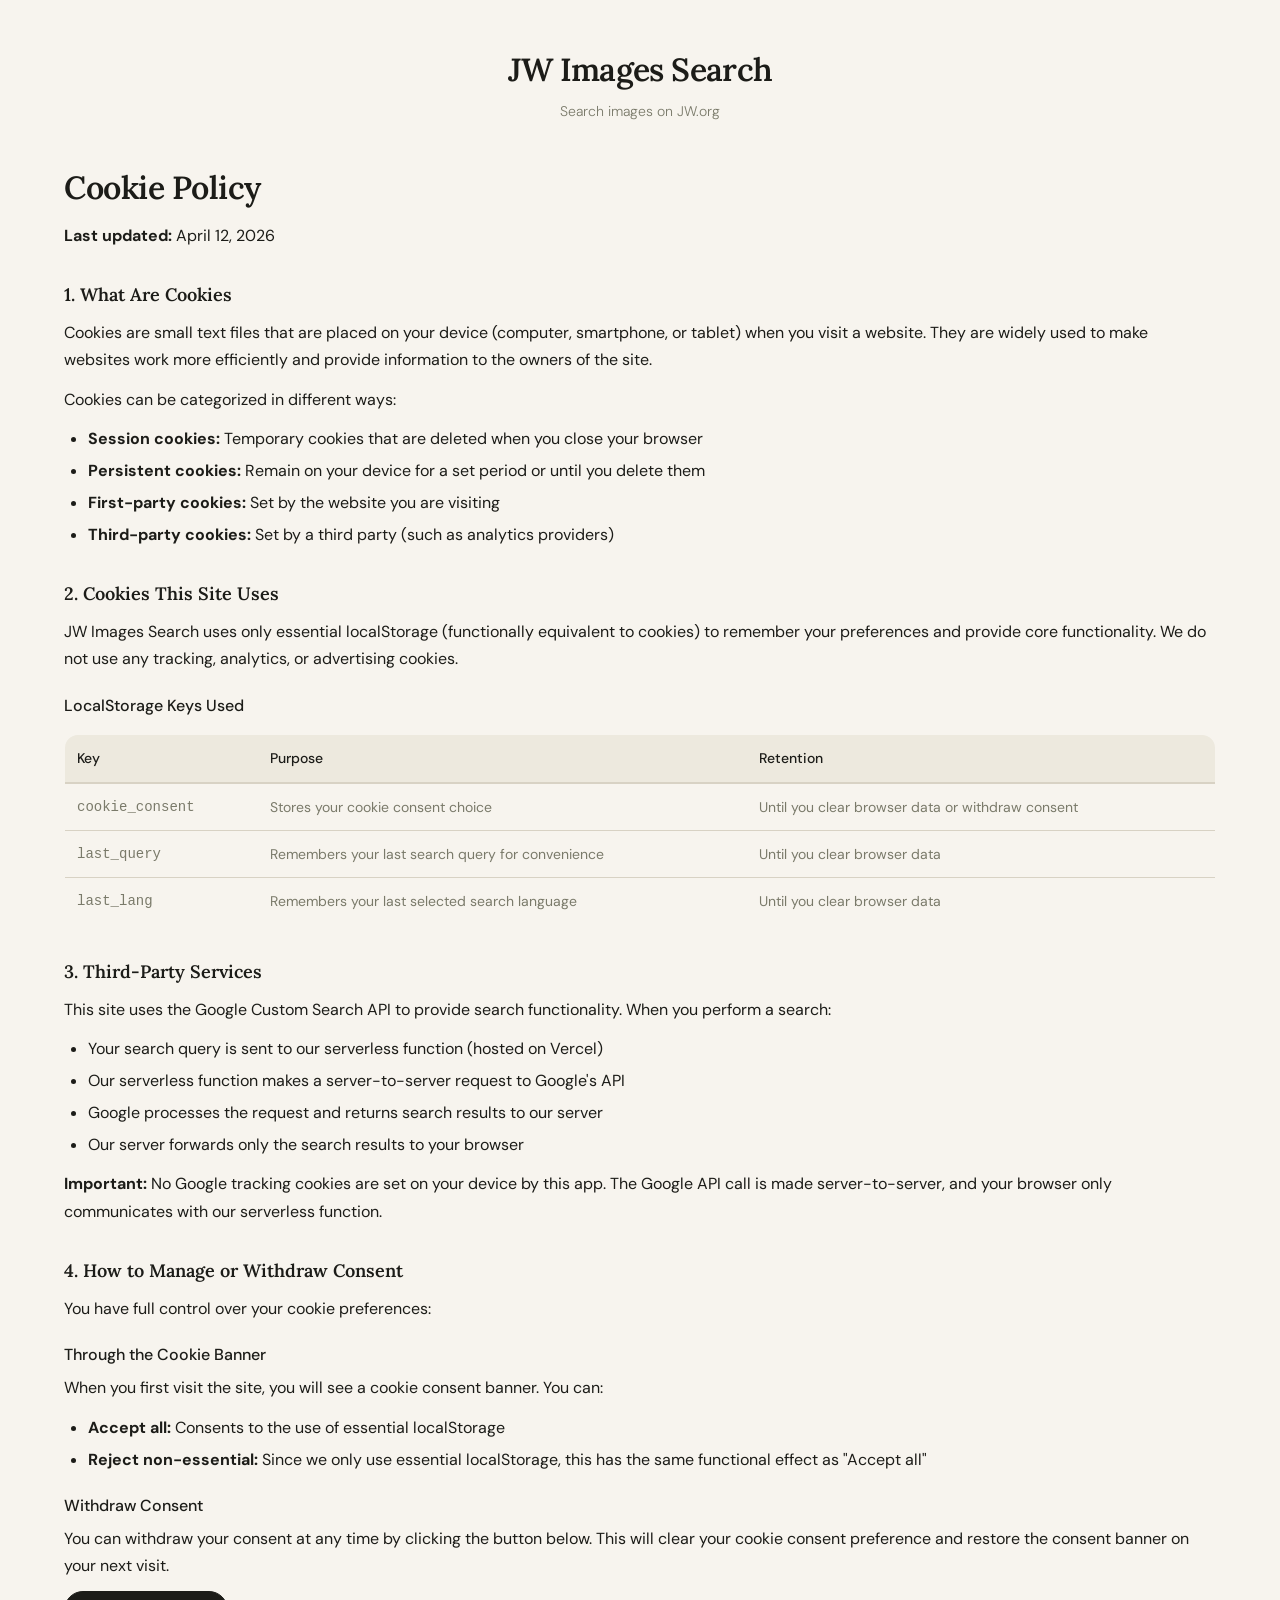
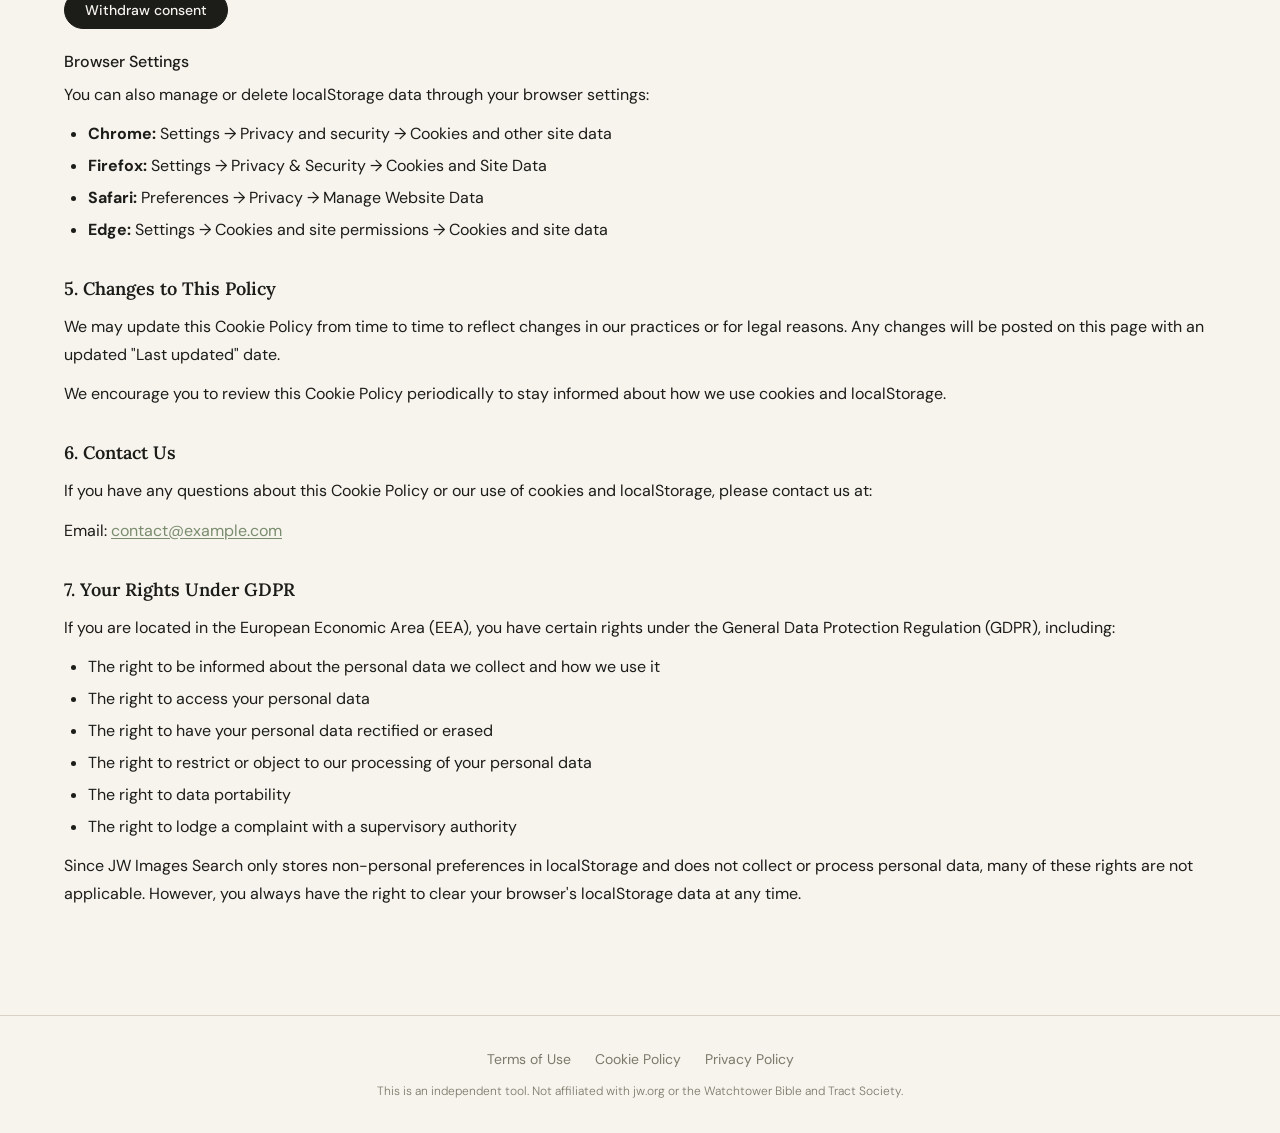
<file: cookie-policy.html>
<!DOCTYPE html>
<html lang="en">
<head>
  <meta charset="UTF-8">
  <meta name="viewport" content="width=device-width, initial-scale=1.0">
  <meta http-equiv="X-UA-Compatible" content="IE=edge">

  <title>Cookie Policy - JW Images Search</title>
  <meta name="description" content="Cookie Policy for JW Images Search - Information about how we use cookies">
  <meta name="theme-color" content="#7B5EA7">

  <link rel="canonical" href="https://YOUR_DOMAIN/cookie-policy.html">

  <!-- Google Fonts -->
  <link rel="preconnect" href="https://fonts.googleapis.com">
  <link rel="preconnect" href="https://fonts.gstatic.com" crossorigin>
  <link rel="stylesheet" href="https://fonts.googleapis.com/css2?family=DM+Serif+Display&family=Nunito:wght@400;500;600&display=swap">

  <!-- Stylesheet -->
  <link rel="stylesheet" href="/css/style.css">
</head>
<body>
  <a href="#main-content" class="skip-link">Skip to main content</a>

  <header role="banner">
    <div class="header-content">
      <h1 class="site-name"><a href="/" style="text-decoration: none; color: inherit;">JW Images Search</a></h1>
      <p class="site-tagline">Search images on JW.org</p>
    </div>
  </header>

  <main id="main-content" role="main" class="legal-page">
    <h1>Cookie Policy</h1>
    <p><strong>Last updated:</strong> <time datetime="2026-04-12">April 12, 2026</time></p>

    <h2>1. What Are Cookies</h2>
    <p>Cookies are small text files that are placed on your device (computer, smartphone, or tablet) when you visit a website. They are widely used to make websites work more efficiently and provide information to the owners of the site.</p>
    <p>Cookies can be categorized in different ways:</p>
    <ul>
      <li><strong>Session cookies:</strong> Temporary cookies that are deleted when you close your browser</li>
      <li><strong>Persistent cookies:</strong> Remain on your device for a set period or until you delete them</li>
      <li><strong>First-party cookies:</strong> Set by the website you are visiting</li>
      <li><strong>Third-party cookies:</strong> Set by a third party (such as analytics providers)</li>
    </ul>

    <h2>2. Cookies This Site Uses</h2>
    <p>JW Images Search uses only essential localStorage (functionally equivalent to cookies) to remember your preferences and provide core functionality. We do not use any tracking, analytics, or advertising cookies.</p>

    <h3>LocalStorage Keys Used</h3>
    <table style="width: 100%; border-collapse: collapse; margin: 1rem 0;">
      <thead>
        <tr style="border-bottom: 2px solid var(--colour-border);">
          <th style="text-align: left; padding: 0.75rem;">Key</th>
          <th style="text-align: left; padding: 0.75rem;">Purpose</th>
          <th style="text-align: left; padding: 0.75rem;">Retention</th>
        </tr>
      </thead>
      <tbody>
        <tr style="border-bottom: 1px solid var(--colour-border);">
          <td style="padding: 0.75rem; font-family: var(--font-mono); font-size: var(--text-sm);">cookie_consent</td>
          <td style="padding: 0.75rem;">Stores your cookie consent choice</td>
          <td style="padding: 0.75rem;">Until you clear browser data or withdraw consent</td>
        </tr>
        <tr style="border-bottom: 1px solid var(--colour-border);">
          <td style="padding: 0.75rem; font-family: var(--font-mono); font-size: var(--text-sm);">last_query</td>
          <td style="padding: 0.75rem;">Remembers your last search query for convenience</td>
          <td style="padding: 0.75rem;">Until you clear browser data</td>
        </tr>
        <tr style="border-bottom: 1px solid var(--colour-border);">
          <td style="padding: 0.75rem; font-family: var(--font-mono); font-size: var(--text-sm);">last_lang</td>
          <td style="padding: 0.75rem;">Remembers your last selected search language</td>
          <td style="padding: 0.75rem;">Until you clear browser data</td>
        </tr>
      </tbody>
    </table>

    <h2>3. Third-Party Services</h2>
    <p>This site uses the Google Custom Search API to provide search functionality. When you perform a search:</p>
    <ul>
      <li>Your search query is sent to our serverless function (hosted on Vercel)</li>
      <li>Our serverless function makes a server-to-server request to Google's API</li>
      <li>Google processes the request and returns search results to our server</li>
      <li>Our server forwards only the search results to your browser</li>
    </ul>
    <p><strong>Important:</strong> No Google tracking cookies are set on your device by this app. The Google API call is made server-to-server, and your browser only communicates with our serverless function.</p>

    <h2>4. How to Manage or Withdraw Consent</h2>
    <p>You have full control over your cookie preferences:</p>

    <h3>Through the Cookie Banner</h3>
    <p>When you first visit the site, you will see a cookie consent banner. You can:</p>
    <ul>
      <li><strong>Accept all:</strong> Consents to the use of essential localStorage</li>
      <li><strong>Reject non-essential:</strong> Since we only use essential localStorage, this has the same functional effect as "Accept all"</li>
    </ul>

    <h3>Withdraw Consent</h3>
    <p>You can withdraw your consent at any time by clicking the button below. This will clear your cookie consent preference and restore the consent banner on your next visit.</p>
    <p>
      <button class="btn btn-primary" data-action="withdraw-consent" type="button">
        Withdraw consent
      </button>
    </p>

    <h3>Browser Settings</h3>
    <p>You can also manage or delete localStorage data through your browser settings:</p>
    <ul>
      <li><strong>Chrome:</strong> Settings → Privacy and security → Cookies and other site data</li>
      <li><strong>Firefox:</strong> Settings → Privacy & Security → Cookies and Site Data</li>
      <li><strong>Safari:</strong> Preferences → Privacy → Manage Website Data</li>
      <li><strong>Edge:</strong> Settings → Cookies and site permissions → Cookies and site data</li>
    </ul>

    <h2>5. Changes to This Policy</h2>
    <p>We may update this Cookie Policy from time to time to reflect changes in our practices or for legal reasons. Any changes will be posted on this page with an updated "Last updated" date.</p>
    <p>We encourage you to review this Cookie Policy periodically to stay informed about how we use cookies and localStorage.</p>

    <h2>6. Contact Us</h2>
    <p>If you have any questions about this Cookie Policy or our use of cookies and localStorage, please contact us at:</p>
    <p>Email: <a href="mailto:contact@example.com">contact@example.com</a></p>

    <h2>7. Your Rights Under GDPR</h2>
    <p>If you are located in the European Economic Area (EEA), you have certain rights under the General Data Protection Regulation (GDPR), including:</p>
    <ul>
      <li>The right to be informed about the personal data we collect and how we use it</li>
      <li>The right to access your personal data</li>
      <li>The right to have your personal data rectified or erased</li>
      <li>The right to restrict or object to our processing of your personal data</li>
      <li>The right to data portability</li>
      <li>The right to lodge a complaint with a supervisory authority</li>
    </ul>
    <p>Since JW Images Search only stores non-personal preferences in localStorage and does not collect or process personal data, many of these rights are not applicable. However, you always have the right to clear your browser's localStorage data at any time.</p>
  </main>

  <footer role="contentinfo">
    <div class="footer-content">
      <nav class="footer-links" aria-label="Footer navigation">
        <a href="/terms-of-use.html">Terms of Use</a>
        <a href="/cookie-policy.html">Cookie Policy</a>
        <a href="/privacy-policy.html">Privacy Policy</a>
      </nav>
      <p class="footer-disclaimer">
        This is an independent tool. Not affiliated with jw.org or the Watchtower Bible and Tract Society.
      </p>
    </div>
  </footer>

  <!-- Withdraw Consent Script -->
  <script>
    document.addEventListener('DOMContentLoaded', function() {
      const withdrawBtn = document.querySelector('[data-action="withdraw-consent"]');
      if (withdrawBtn) {
        withdrawBtn.addEventListener('click', function() {
          localStorage.removeItem('cookie_consent');
          window.location.reload();
        });
      }
    });
  </script>
</body>
</html>
</file>
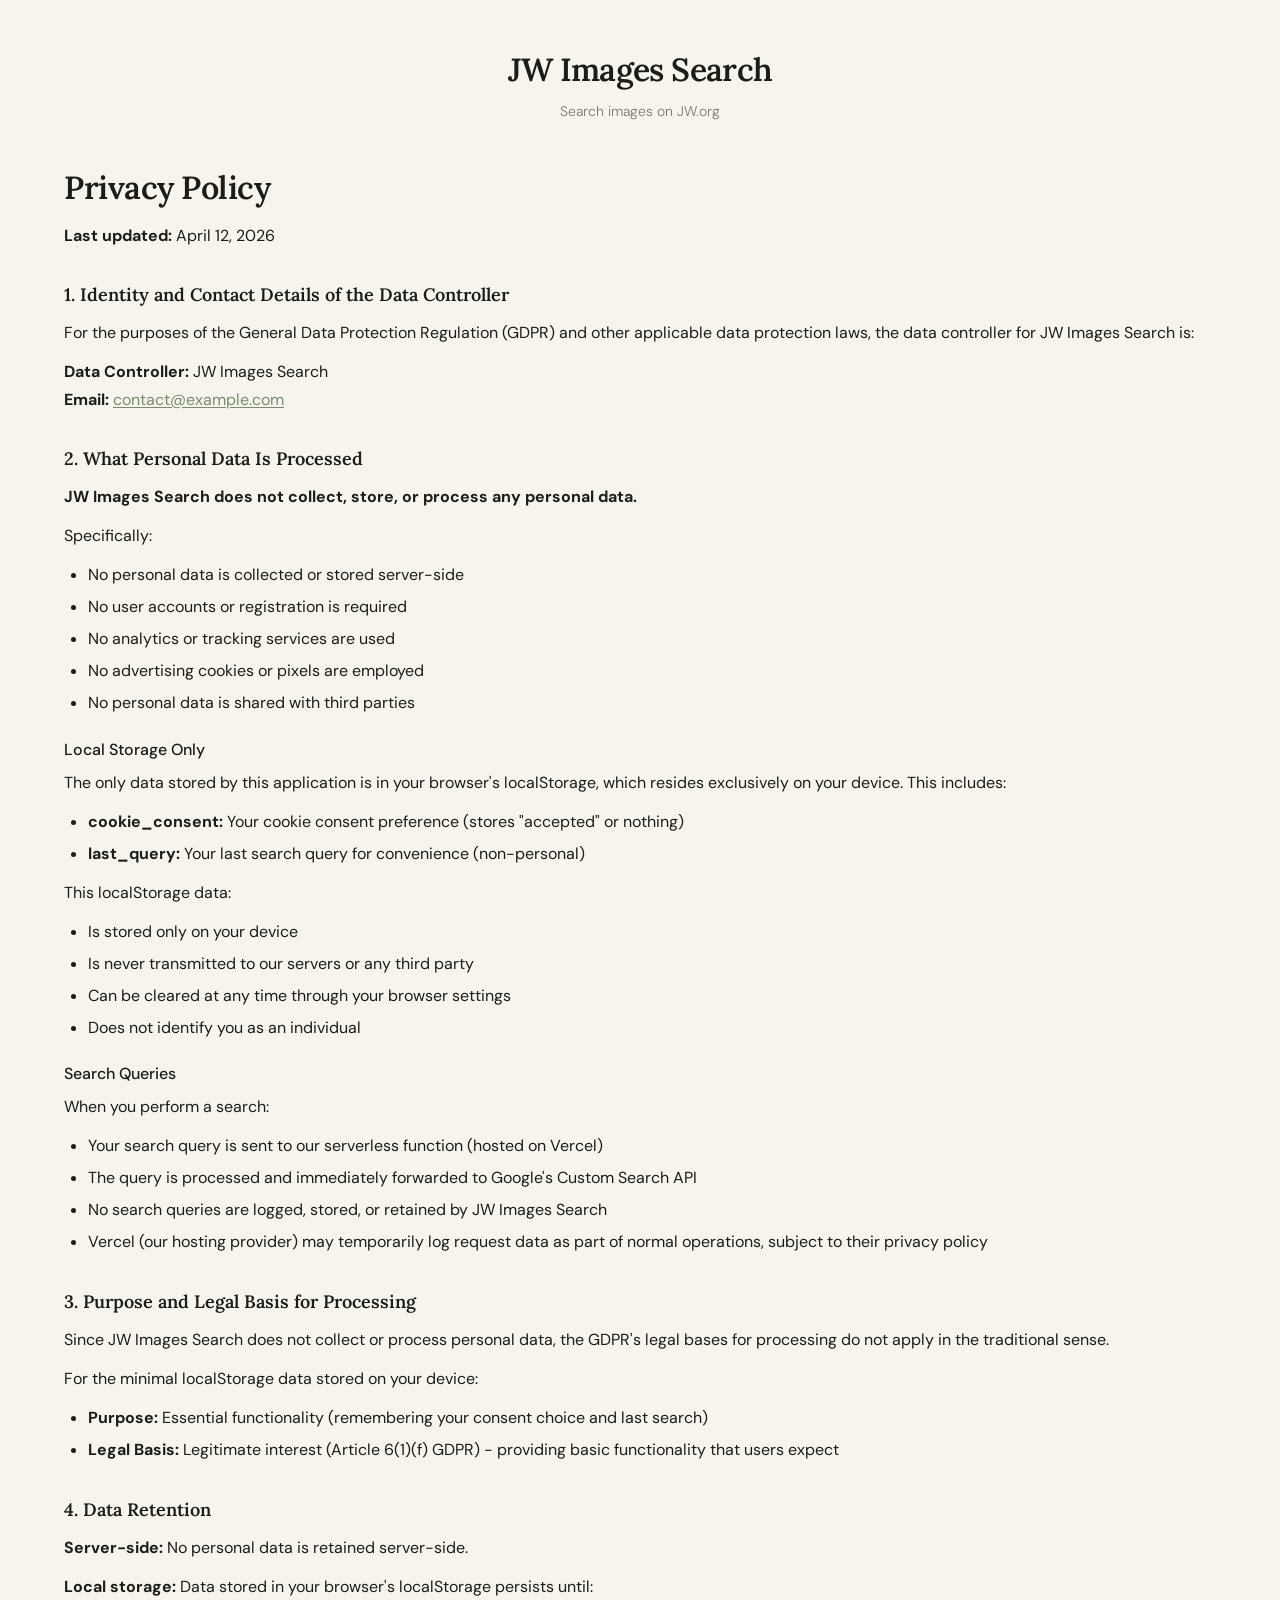
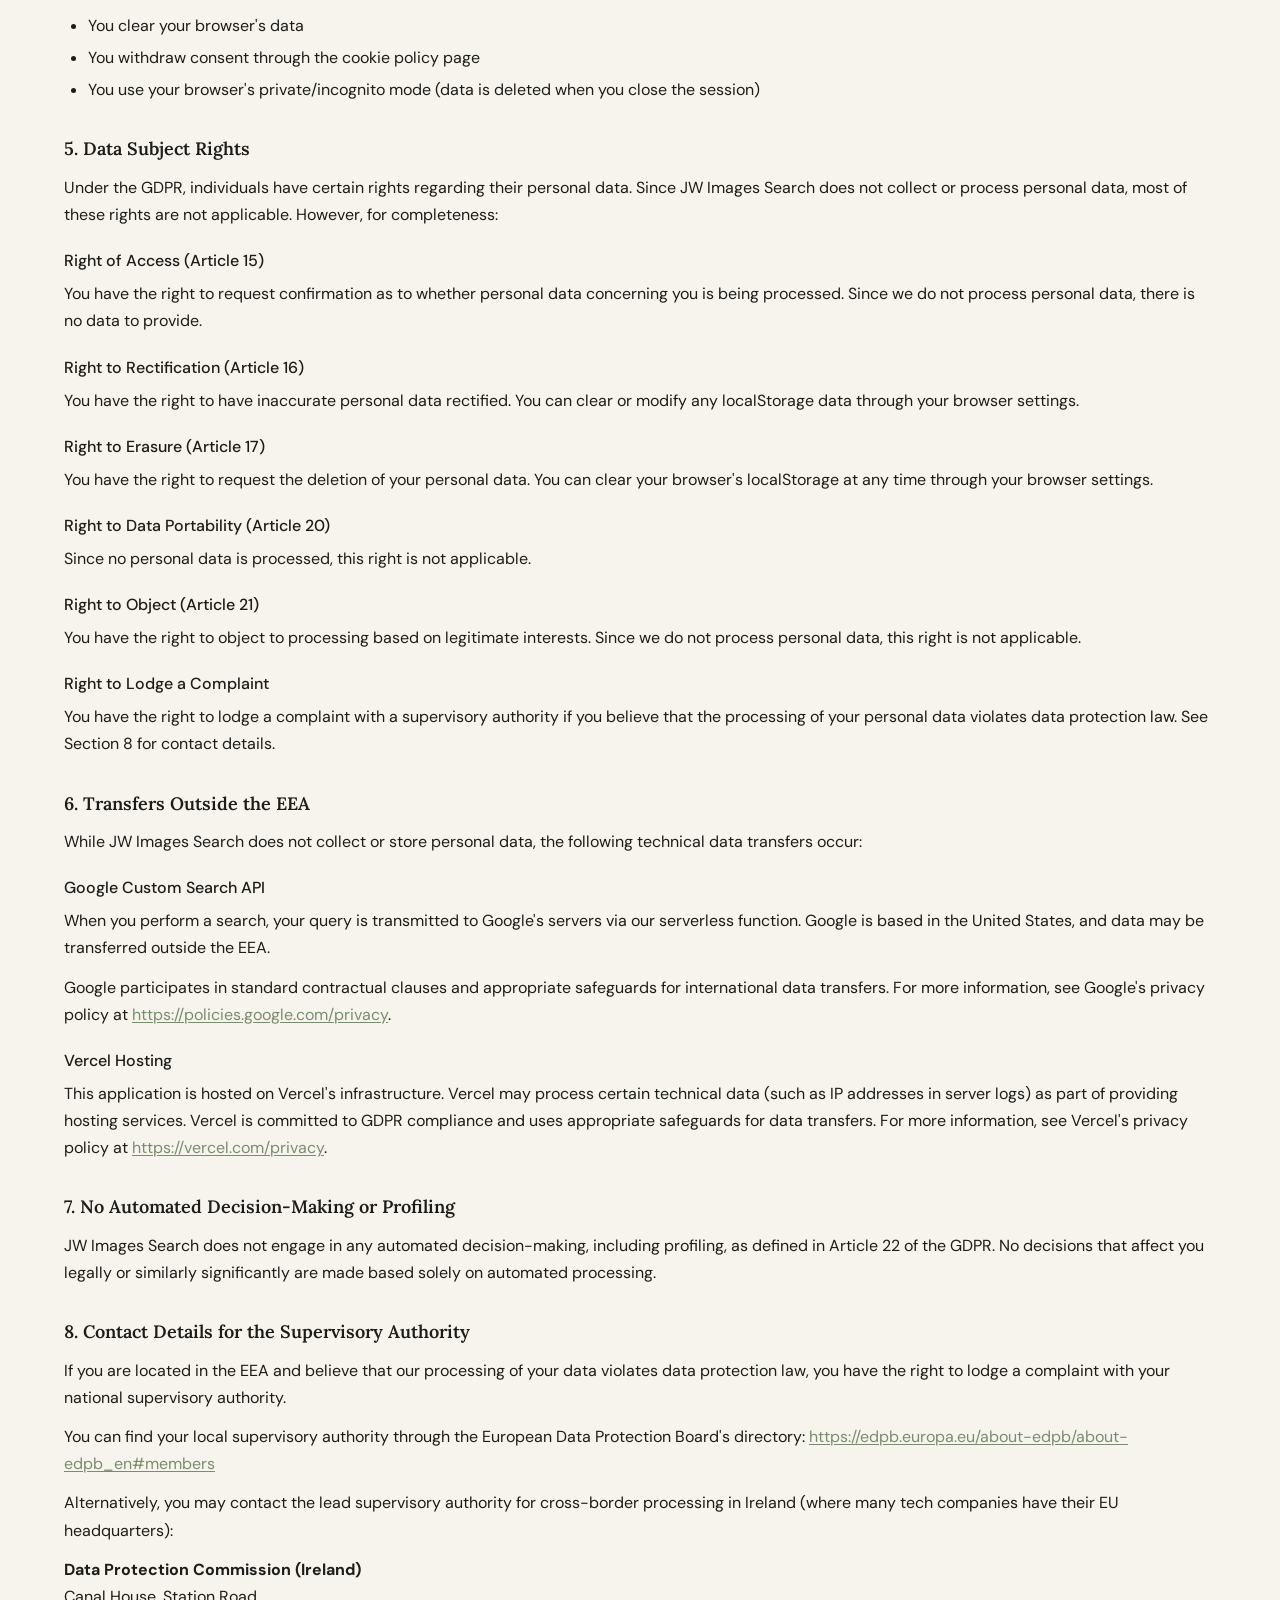
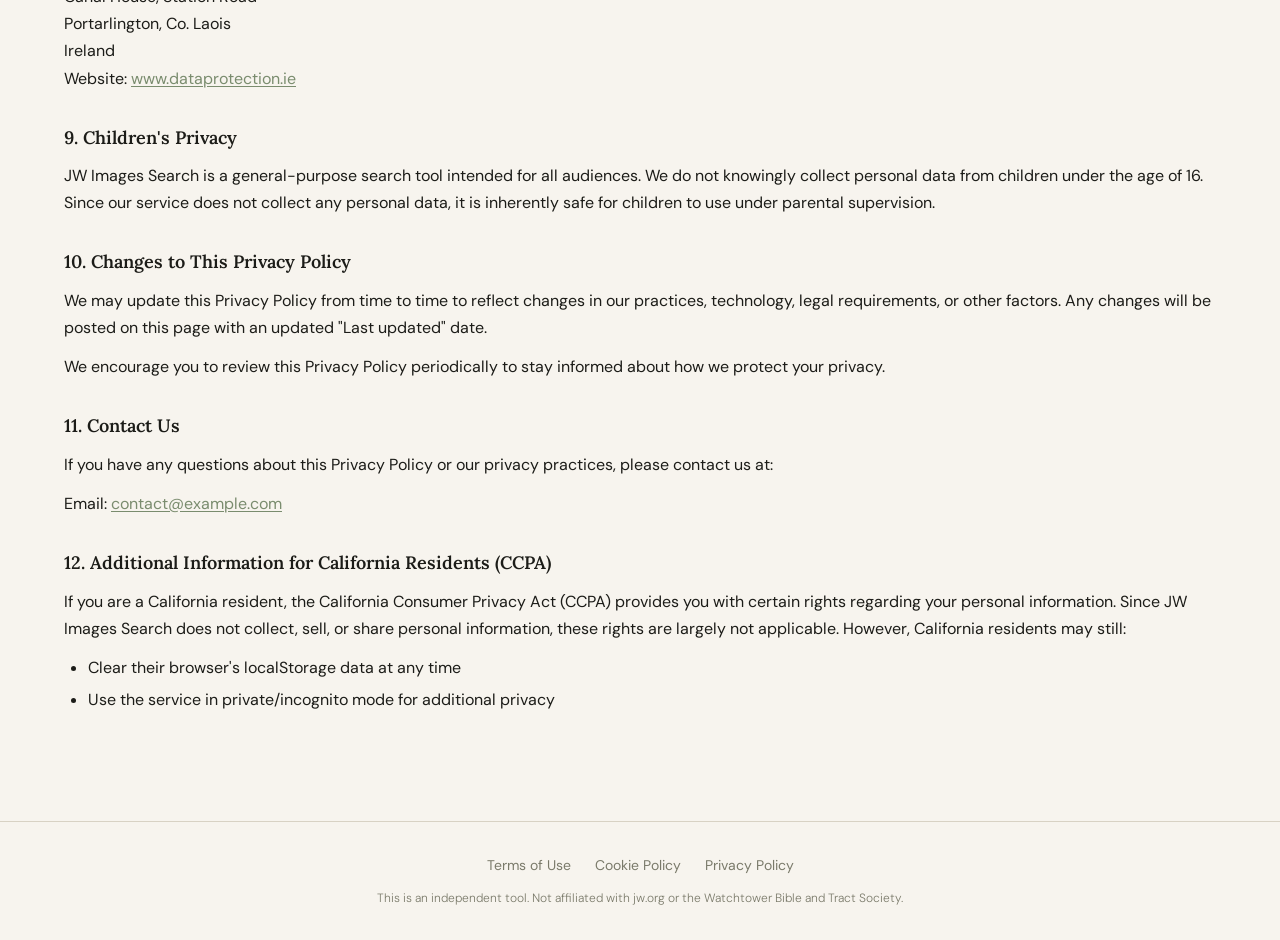
<file: privacy-policy.html>
<!DOCTYPE html>
<html lang="en">
<head>
  <meta charset="UTF-8">
  <meta name="viewport" content="width=device-width, initial-scale=1.0">
  <meta http-equiv="X-UA-Compatible" content="IE=edge">

  <title>Privacy Policy - JW Images Search</title>
  <meta name="description" content="Privacy Policy for JW Images Search - GDPR compliant privacy information">
  <meta name="theme-color" content="#7B5EA7">

  <link rel="canonical" href="https://YOUR_DOMAIN/privacy-policy.html">

  <!-- Google Fonts -->
  <link rel="preconnect" href="https://fonts.googleapis.com">
  <link rel="preconnect" href="https://fonts.gstatic.com" crossorigin>
  <link rel="stylesheet" href="https://fonts.googleapis.com/css2?family=DM+Serif+Display&family=Nunito:wght@400;500;600&display=swap">

  <!-- Stylesheet -->
  <link rel="stylesheet" href="/css/style.css">
</head>
<body>
  <a href="#main-content" class="skip-link">Skip to main content</a>

  <header role="banner">
    <div class="header-content">
      <h1 class="site-name"><a href="/" style="text-decoration: none; color: inherit;">JW Images Search</a></h1>
      <p class="site-tagline">Search images on JW.org</p>
    </div>
  </header>

  <main id="main-content" role="main" class="legal-page">
    <h1>Privacy Policy</h1>
    <p><strong>Last updated:</strong> <time datetime="2026-04-12">April 12, 2026</time></p>

    <h2>1. Identity and Contact Details of the Data Controller</h2>
    <p>For the purposes of the General Data Protection Regulation (GDPR) and other applicable data protection laws, the data controller for JW Images Search is:</p>
    <p><strong>Data Controller:</strong> JW Images Search<br>
    <strong>Email:</strong> <a href="mailto:contact@example.com">contact@example.com</a></p>

    <h2>2. What Personal Data Is Processed</h2>
    <p><strong>JW Images Search does not collect, store, or process any personal data.</strong></p>
    <p>Specifically:</p>
    <ul>
      <li>No personal data is collected or stored server-side</li>
      <li>No user accounts or registration is required</li>
      <li>No analytics or tracking services are used</li>
      <li>No advertising cookies or pixels are employed</li>
      <li>No personal data is shared with third parties</li>
    </ul>

    <h3>Local Storage Only</h3>
    <p>The only data stored by this application is in your browser's localStorage, which resides exclusively on your device. This includes:</p>
    <ul>
      <li><strong>cookie_consent:</strong> Your cookie consent preference (stores "accepted" or nothing)</li>
      <li><strong>last_query:</strong> Your last search query for convenience (non-personal)</li>
    </ul>
    <p>This localStorage data:</p>
    <ul>
      <li>Is stored only on your device</li>
      <li>Is never transmitted to our servers or any third party</li>
      <li>Can be cleared at any time through your browser settings</li>
      <li>Does not identify you as an individual</li>
    </ul>

    <h3>Search Queries</h3>
    <p>When you perform a search:</p>
    <ul>
      <li>Your search query is sent to our serverless function (hosted on Vercel)</li>
      <li>The query is processed and immediately forwarded to Google's Custom Search API</li>
      <li>No search queries are logged, stored, or retained by JW Images Search</li>
      <li>Vercel (our hosting provider) may temporarily log request data as part of normal operations, subject to their privacy policy</li>
    </ul>

    <h2>3. Purpose and Legal Basis for Processing</h2>
    <p>Since JW Images Search does not collect or process personal data, the GDPR's legal bases for processing do not apply in the traditional sense.</p>
    <p>For the minimal localStorage data stored on your device:</p>
    <ul>
      <li><strong>Purpose:</strong> Essential functionality (remembering your consent choice and last search)</li>
      <li><strong>Legal Basis:</strong> Legitimate interest (Article 6(1)(f) GDPR) - providing basic functionality that users expect</li>
    </ul>

    <h2>4. Data Retention</h2>
    <p><strong>Server-side:</strong> No personal data is retained server-side.</p>
    <p><strong>Local storage:</strong> Data stored in your browser's localStorage persists until:</p>
    <ul>
      <li>You clear your browser's data</li>
      <li>You withdraw consent through the cookie policy page</li>
      <li>You use your browser's private/incognito mode (data is deleted when you close the session)</li>
    </ul>

    <h2>5. Data Subject Rights</h2>
    <p>Under the GDPR, individuals have certain rights regarding their personal data. Since JW Images Search does not collect or process personal data, most of these rights are not applicable. However, for completeness:</p>

    <h3>Right of Access (Article 15)</h3>
    <p>You have the right to request confirmation as to whether personal data concerning you is being processed. Since we do not process personal data, there is no data to provide.</p>

    <h3>Right to Rectification (Article 16)</h3>
    <p>You have the right to have inaccurate personal data rectified. You can clear or modify any localStorage data through your browser settings.</p>

    <h3>Right to Erasure (Article 17)</h3>
    <p>You have the right to request the deletion of your personal data. You can clear your browser's localStorage at any time through your browser settings.</p>

    <h3>Right to Data Portability (Article 20)</h3>
    <p>Since no personal data is processed, this right is not applicable.</p>

    <h3>Right to Object (Article 21)</h3>
    <p>You have the right to object to processing based on legitimate interests. Since we do not process personal data, this right is not applicable.</p>

    <h3>Right to Lodge a Complaint</h3>
    <p>You have the right to lodge a complaint with a supervisory authority if you believe that the processing of your personal data violates data protection law. See Section 8 for contact details.</p>

    <h2>6. Transfers Outside the EEA</h2>
    <p>While JW Images Search does not collect or store personal data, the following technical data transfers occur:</p>

    <h3>Google Custom Search API</h3>
    <p>When you perform a search, your query is transmitted to Google's servers via our serverless function. Google is based in the United States, and data may be transferred outside the EEA.</p>
    <p>Google participates in standard contractual clauses and appropriate safeguards for international data transfers. For more information, see Google's privacy policy at <a href="https://policies.google.com/privacy">https://policies.google.com/privacy</a>.</p>

    <h3>Vercel Hosting</h3>
    <p>This application is hosted on Vercel's infrastructure. Vercel may process certain technical data (such as IP addresses in server logs) as part of providing hosting services. Vercel is committed to GDPR compliance and uses appropriate safeguards for data transfers. For more information, see Vercel's privacy policy at <a href="https://vercel.com/privacy">https://vercel.com/privacy</a>.</p>

    <h2>7. No Automated Decision-Making or Profiling</h2>
    <p>JW Images Search does not engage in any automated decision-making, including profiling, as defined in Article 22 of the GDPR. No decisions that affect you legally or similarly significantly are made based solely on automated processing.</p>

    <h2>8. Contact Details for the Supervisory Authority</h2>
    <p>If you are located in the EEA and believe that our processing of your data violates data protection law, you have the right to lodge a complaint with your national supervisory authority.</p>
    <p>You can find your local supervisory authority through the European Data Protection Board's directory: <a href="https://edpb.europa.eu/about-edpb/about-edpb_en#members" target="_blank" rel="noopener noreferrer">https://edpb.europa.eu/about-edpb/about-edpb_en#members</a></p>
    <p>Alternatively, you may contact the lead supervisory authority for cross-border processing in Ireland (where many tech companies have their EU headquarters):</p>
    <p><strong>Data Protection Commission (Ireland)</strong><br>
    Canal House, Station Road<br>
    Portarlington, Co. Laois<br>
    Ireland<br>
    Website: <a href="https://www.dataprotection.ie" target="_blank" rel="noopener noreferrer">www.dataprotection.ie</a></p>

    <h2>9. Children's Privacy</h2>
    <p>JW Images Search is a general-purpose search tool intended for all audiences. We do not knowingly collect personal data from children under the age of 16. Since our service does not collect any personal data, it is inherently safe for children to use under parental supervision.</p>

    <h2>10. Changes to This Privacy Policy</h2>
    <p>We may update this Privacy Policy from time to time to reflect changes in our practices, technology, legal requirements, or other factors. Any changes will be posted on this page with an updated "Last updated" date.</p>
    <p>We encourage you to review this Privacy Policy periodically to stay informed about how we protect your privacy.</p>

    <h2>11. Contact Us</h2>
    <p>If you have any questions about this Privacy Policy or our privacy practices, please contact us at:</p>
    <p>Email: <a href="mailto:contact@example.com">contact@example.com</a></p>

    <h2>12. Additional Information for California Residents (CCPA)</h2>
    <p>If you are a California resident, the California Consumer Privacy Act (CCPA) provides you with certain rights regarding your personal information. Since JW Images Search does not collect, sell, or share personal information, these rights are largely not applicable. However, California residents may still:</p>
    <ul>
      <li>Clear their browser's localStorage data at any time</li>
      <li>Use the service in private/incognito mode for additional privacy</li>
    </ul>
  </main>

  <footer role="contentinfo">
    <div class="footer-content">
      <nav class="footer-links" aria-label="Footer navigation">
        <a href="/terms-of-use.html">Terms of Use</a>
        <a href="/cookie-policy.html">Cookie Policy</a>
        <a href="/privacy-policy.html">Privacy Policy</a>
      </nav>
      <p class="footer-disclaimer">
        This is an independent tool. Not affiliated with jw.org or the Watchtower Bible and Tract Society.
      </p>
    </div>
  </footer>
</body>
</html>
</file>
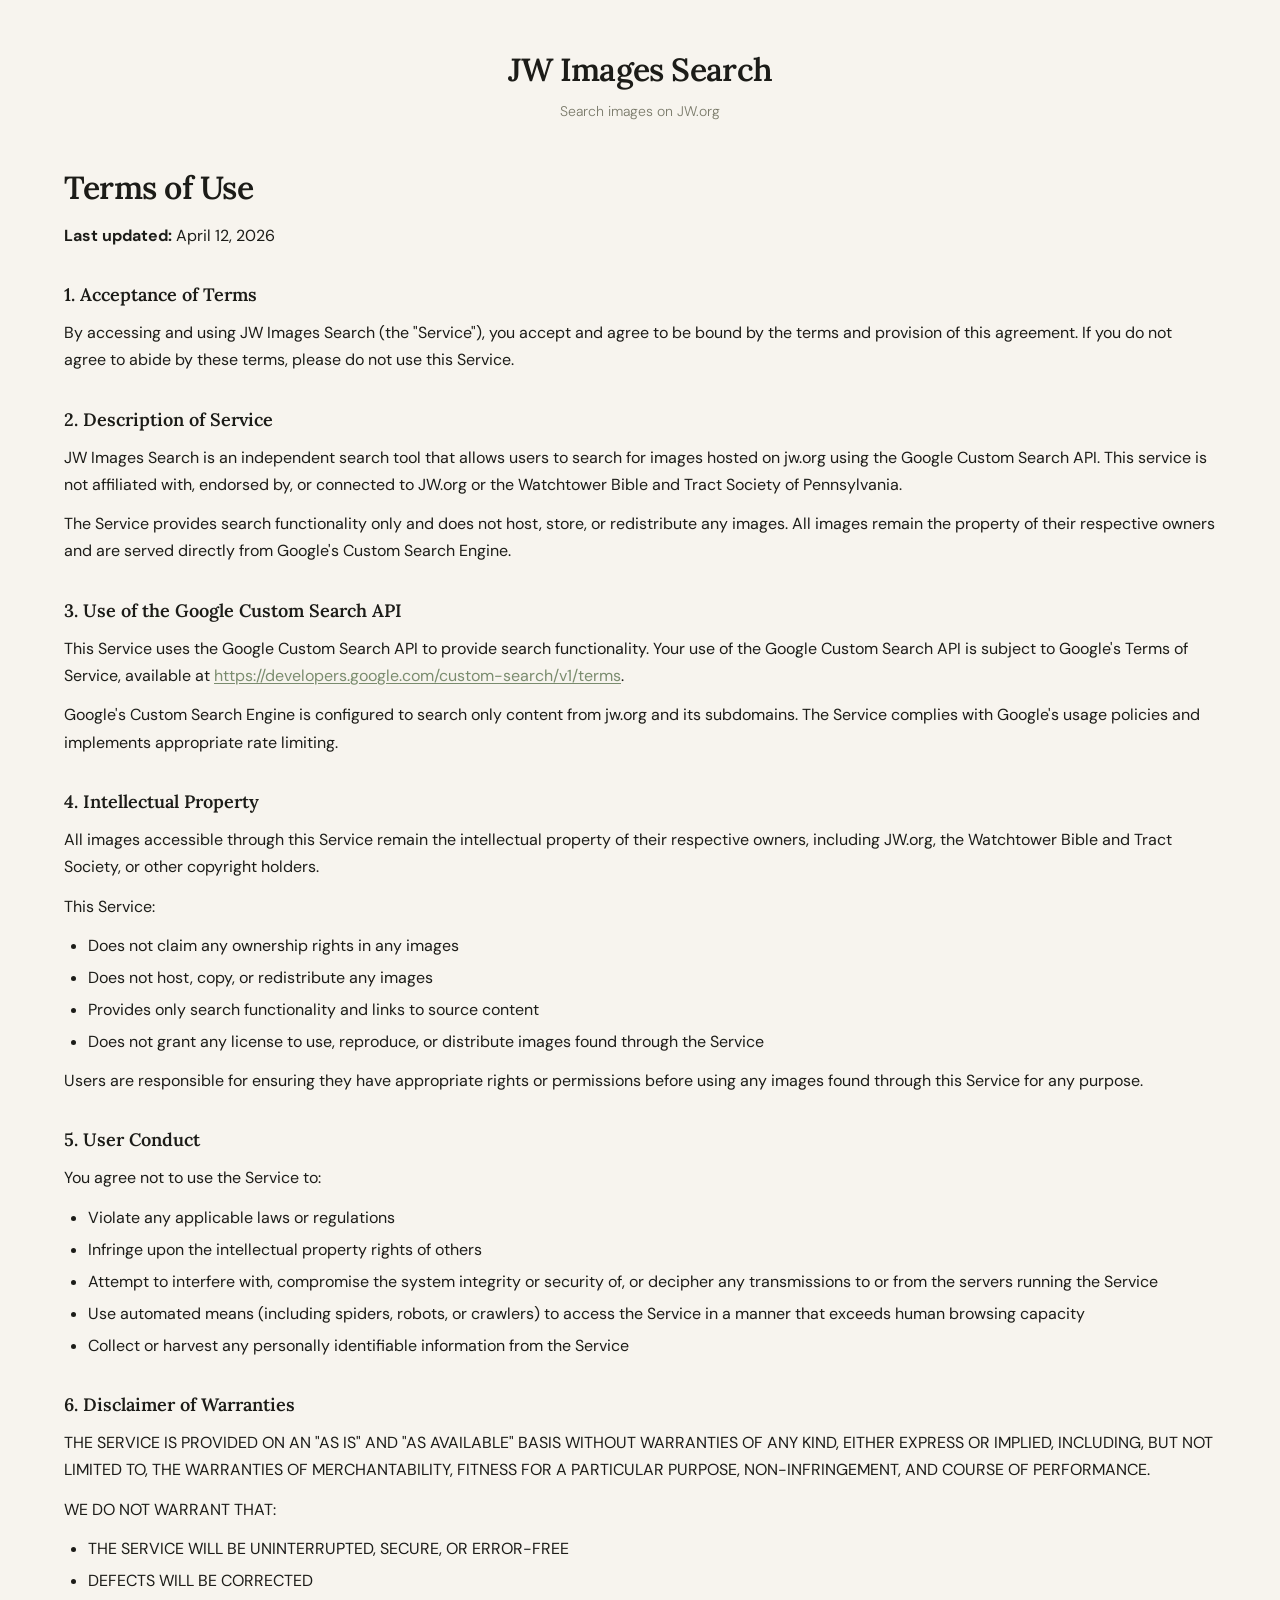
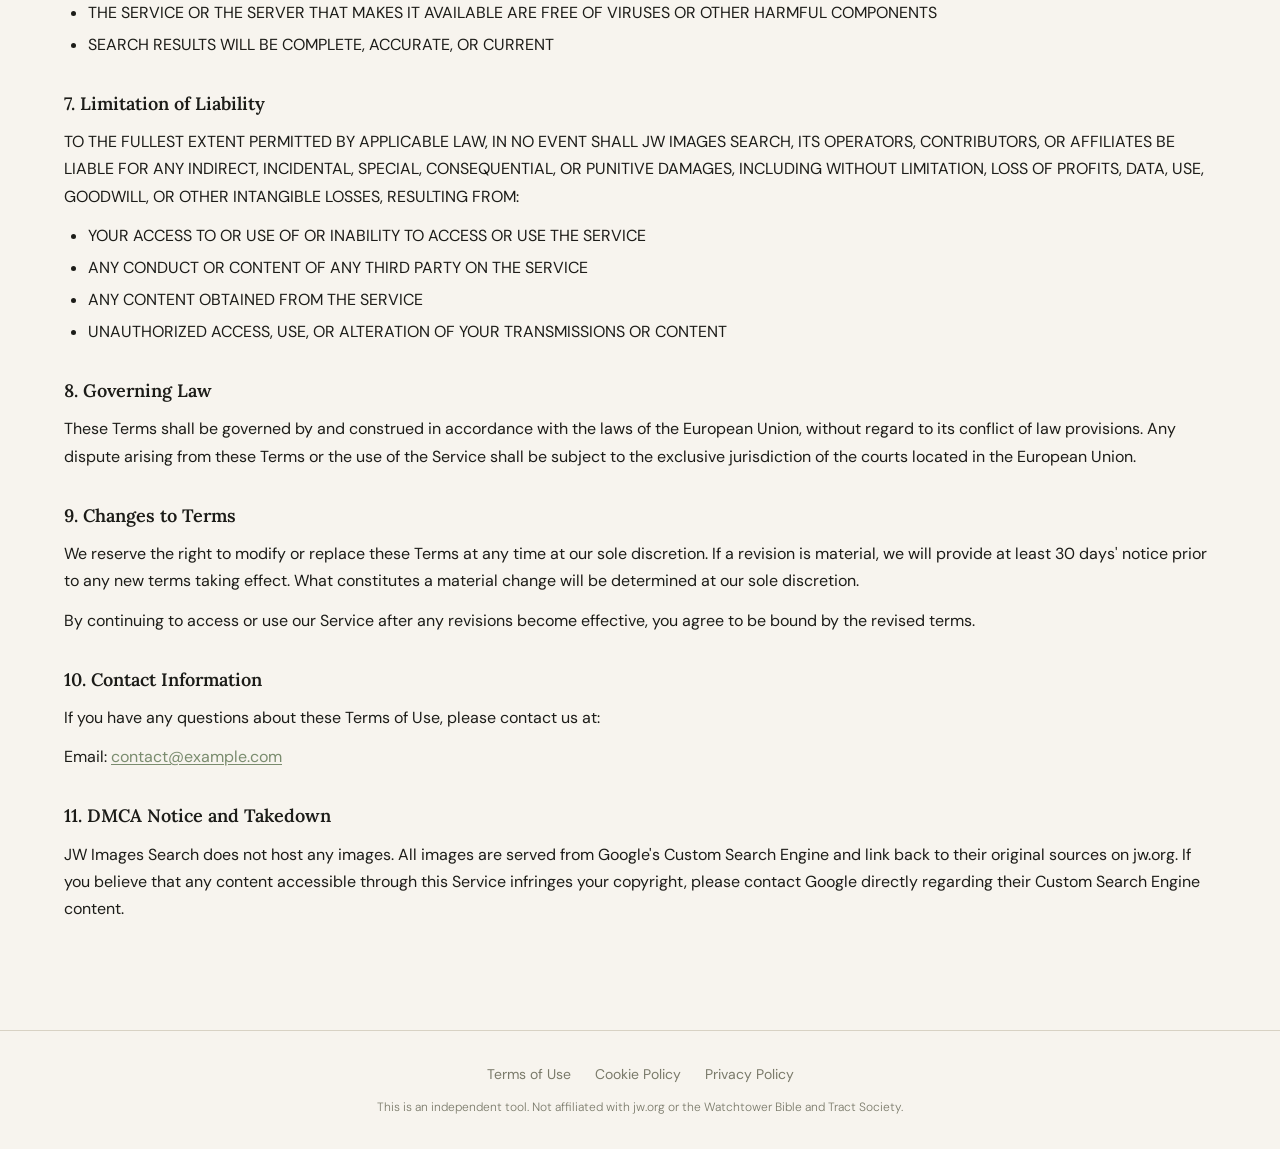
<file: terms-of-use.html>
<!DOCTYPE html>
<html lang="en">
<head>
  <meta charset="UTF-8">
  <meta name="viewport" content="width=device-width, initial-scale=1.0">
  <meta http-equiv="X-UA-Compatible" content="IE=edge">

  <title>Terms of Use - JW Images Search</title>
  <meta name="description" content="Terms of Use for JW Images Search">
  <meta name="theme-color" content="#7B5EA7">

  <link rel="canonical" href="https://YOUR_DOMAIN/terms-of-use.html">

  <!-- Google Fonts -->
  <link rel="preconnect" href="https://fonts.googleapis.com">
  <link rel="preconnect" href="https://fonts.gstatic.com" crossorigin>
  <link rel="stylesheet" href="https://fonts.googleapis.com/css2?family=DM+Serif+Display&family=Nunito:wght@400;500;600&display=swap">

  <!-- Stylesheet -->
  <link rel="stylesheet" href="/css/style.css">
</head>
<body>
  <a href="#main-content" class="skip-link">Skip to main content</a>

  <header role="banner">
    <div class="header-content">
      <h1 class="site-name"><a href="/" style="text-decoration: none; color: inherit;">JW Images Search</a></h1>
      <p class="site-tagline">Search images on JW.org</p>
    </div>
  </header>

  <main id="main-content" role="main" class="legal-page">
    <h1>Terms of Use</h1>
    <p><strong>Last updated:</strong> <time datetime="2026-04-12">April 12, 2026</time></p>

    <h2>1. Acceptance of Terms</h2>
    <p>By accessing and using JW Images Search (the "Service"), you accept and agree to be bound by the terms and provision of this agreement. If you do not agree to abide by these terms, please do not use this Service.</p>

    <h2>2. Description of Service</h2>
    <p>JW Images Search is an independent search tool that allows users to search for images hosted on jw.org using the Google Custom Search API. This service is not affiliated with, endorsed by, or connected to JW.org or the Watchtower Bible and Tract Society of Pennsylvania.</p>
    <p>The Service provides search functionality only and does not host, store, or redistribute any images. All images remain the property of their respective owners and are served directly from Google's Custom Search Engine.</p>

    <h2>3. Use of the Google Custom Search API</h2>
    <p>This Service uses the Google Custom Search API to provide search functionality. Your use of the Google Custom Search API is subject to Google's Terms of Service, available at <a href="https://developers.google.com/custom-search/v1/terms">https://developers.google.com/custom-search/v1/terms</a>.</p>
    <p>Google's Custom Search Engine is configured to search only content from jw.org and its subdomains. The Service complies with Google's usage policies and implements appropriate rate limiting.</p>

    <h2>4. Intellectual Property</h2>
    <p>All images accessible through this Service remain the intellectual property of their respective owners, including JW.org, the Watchtower Bible and Tract Society, or other copyright holders.</p>
    <p>This Service:</p>
    <ul>
      <li>Does not claim any ownership rights in any images</li>
      <li>Does not host, copy, or redistribute any images</li>
      <li>Provides only search functionality and links to source content</li>
      <li>Does not grant any license to use, reproduce, or distribute images found through the Service</li>
    </ul>
    <p>Users are responsible for ensuring they have appropriate rights or permissions before using any images found through this Service for any purpose.</p>

    <h2>5. User Conduct</h2>
    <p>You agree not to use the Service to:</p>
    <ul>
      <li>Violate any applicable laws or regulations</li>
      <li>Infringe upon the intellectual property rights of others</li>
      <li>Attempt to interfere with, compromise the system integrity or security of, or decipher any transmissions to or from the servers running the Service</li>
      <li>Use automated means (including spiders, robots, or crawlers) to access the Service in a manner that exceeds human browsing capacity</li>
      <li>Collect or harvest any personally identifiable information from the Service</li>
    </ul>

    <h2>6. Disclaimer of Warranties</h2>
    <p>THE SERVICE IS PROVIDED ON AN "AS IS" AND "AS AVAILABLE" BASIS WITHOUT WARRANTIES OF ANY KIND, EITHER EXPRESS OR IMPLIED, INCLUDING, BUT NOT LIMITED TO, THE WARRANTIES OF MERCHANTABILITY, FITNESS FOR A PARTICULAR PURPOSE, NON-INFRINGEMENT, AND COURSE OF PERFORMANCE.</p>
    <p>WE DO NOT WARRANT THAT:</p>
    <ul>
      <li>THE SERVICE WILL BE UNINTERRUPTED, SECURE, OR ERROR-FREE</li>
      <li>DEFECTS WILL BE CORRECTED</li>
      <li>THE SERVICE OR THE SERVER THAT MAKES IT AVAILABLE ARE FREE OF VIRUSES OR OTHER HARMFUL COMPONENTS</li>
      <li>SEARCH RESULTS WILL BE COMPLETE, ACCURATE, OR CURRENT</li>
    </ul>

    <h2>7. Limitation of Liability</h2>
    <p>TO THE FULLEST EXTENT PERMITTED BY APPLICABLE LAW, IN NO EVENT SHALL JW IMAGES SEARCH, ITS OPERATORS, CONTRIBUTORS, OR AFFILIATES BE LIABLE FOR ANY INDIRECT, INCIDENTAL, SPECIAL, CONSEQUENTIAL, OR PUNITIVE DAMAGES, INCLUDING WITHOUT LIMITATION, LOSS OF PROFITS, DATA, USE, GOODWILL, OR OTHER INTANGIBLE LOSSES, RESULTING FROM:</p>
    <ul>
      <li>YOUR ACCESS TO OR USE OF OR INABILITY TO ACCESS OR USE THE SERVICE</li>
      <li>ANY CONDUCT OR CONTENT OF ANY THIRD PARTY ON THE SERVICE</li>
      <li>ANY CONTENT OBTAINED FROM THE SERVICE</li>
      <li>UNAUTHORIZED ACCESS, USE, OR ALTERATION OF YOUR TRANSMISSIONS OR CONTENT</li>
    </ul>

    <h2>8. Governing Law</h2>
    <p>These Terms shall be governed by and construed in accordance with the laws of the European Union, without regard to its conflict of law provisions. Any dispute arising from these Terms or the use of the Service shall be subject to the exclusive jurisdiction of the courts located in the European Union.</p>

    <h2>9. Changes to Terms</h2>
    <p>We reserve the right to modify or replace these Terms at any time at our sole discretion. If a revision is material, we will provide at least 30 days' notice prior to any new terms taking effect. What constitutes a material change will be determined at our sole discretion.</p>
    <p>By continuing to access or use our Service after any revisions become effective, you agree to be bound by the revised terms.</p>

    <h2>10. Contact Information</h2>
    <p>If you have any questions about these Terms of Use, please contact us at:</p>
    <p>Email: <a href="mailto:contact@example.com">contact@example.com</a></p>

    <h2>11. DMCA Notice and Takedown</h2>
    <p>JW Images Search does not host any images. All images are served from Google's Custom Search Engine and link back to their original sources on jw.org. If you believe that any content accessible through this Service infringes your copyright, please contact Google directly regarding their Custom Search Engine content.</p>
  </main>

  <footer role="contentinfo">
    <div class="footer-content">
      <nav class="footer-links" aria-label="Footer navigation">
        <a href="/terms-of-use.html">Terms of Use</a>
        <a href="/cookie-policy.html">Cookie Policy</a>
        <a href="/privacy-policy.html">Privacy Policy</a>
      </nav>
      <p class="footer-disclaimer">
        This is an independent tool. Not affiliated with jw.org or the Watchtower Bible and Tract Society.
      </p>
    </div>
  </footer>
</body>
</html>
</file>
<file: css/style.css>
/* ============================================================
   JW Images Search — Sand & Sage Design System
   Warm parchment palette · Editorial serif · Rounded corners
   ============================================================ */

@import url('https://fonts.googleapis.com/css2?family=Lora:ital,wght@0,400;0,600;1,400&family=DM+Sans:wght@300;400;500&display=swap');

/* ── Tokens ─────────────────────────────────────────────── */
:root {
  /* Surfaces */
  --colour-bg:            #F7F4EE;
  --colour-surface:       #FFFFFF;
  --colour-surface-2:     #EDE9DE;
  --colour-surface-3:     #E4DFD2;

  /* Brand */
  --colour-primary:       #1C1C18;
  --colour-primary-hover: #3A3A34;
  --colour-accent:        #7A8C6E;   /* sage green */
  --colour-accent-light:  #C8D4BE;
  --colour-accent-warm:   #B5935A;   /* warm sand */

  /* Text */
  --colour-text:          #1C1C18;
  --colour-text-muted:    #7A7A6A;
  --colour-text-on-primary: #F7F4EE;

  /* Borders */
  --colour-border:        #D8D2C4;
  --colour-border-focus:  #7A8C6E;

  /* Feedback */
  --colour-error:         #9B3A2A;
  --colour-error-bg:      #F9EDE9;
  --colour-success:       #3A6B3A;

  /* Shape — rounded like Variant A */
  --radius-xs:   6px;
  --radius-sm:   10px;
  --radius-md:   14px;
  --radius-lg:   20px;
  --radius-xl:   28px;
  --radius-pill: 999px;

  /* Elevation */
  --shadow-card:    0 1px 3px rgba(28, 28, 24, 0.06), 0 4px 16px rgba(28, 28, 24, 0.05);
  --shadow-modal:   0 8px 40px rgba(28, 28, 24, 0.18);
  --shadow-input:   0 0 0 3px rgba(122, 140, 110, 0.25);

  /* Typography */
  --font-display: 'Lora', Georgia, serif;
  --font-body:    'DM Sans', system-ui, sans-serif;
  --font-mono:    'JetBrains Mono', monospace;

  --text-xs:   0.75rem;
  --text-sm:   0.875rem;
  --text-base: 1rem;
  --text-lg:   1.125rem;
  --text-xl:   1.5rem;
  --text-2xl:  2rem;
  --text-3xl:  2.75rem;
}

/* ── Reset ───────────────────────────────────────────────── */
*, *::before, *::after {
  box-sizing: border-box;
  margin: 0;
  padding: 0;
}

html { scroll-behavior: smooth; }

body {
  font-family: var(--font-body);
  font-size: var(--text-base);
  font-weight: 400;
  color: var(--colour-text);
  background-color: var(--colour-bg);
  line-height: 1.6;
  -webkit-font-smoothing: antialiased;
}

/* ── Skip link ───────────────────────────────────────────── */
.skip-link {
  position: absolute;
  top: -100%;
  left: 1rem;
  background: var(--colour-accent);
  color: var(--colour-text-on-primary);
  padding: 0.5rem 1.25rem;
  border-radius: var(--radius-pill);
  font-weight: 500;
  font-size: var(--text-sm);
  z-index: 9999;
  text-decoration: none;
  transition: top 0.2s;
}
.skip-link:focus { top: 1rem; }

/* ── Header ──────────────────────────────────────────────── */
header[role="banner"] {
  background: transparent;
  padding: 2.75rem 2rem 0;
}

.header-content {
  max-width: 900px;
  margin: 0 auto;
  text-align: center;
}

.site-name {
  font-family: var(--font-display);
  font-size: var(--text-2xl);
  font-weight: 600;
  color: var(--colour-text);
  letter-spacing: -0.02em;
}

.site-name a {
  text-decoration: none;
  color: inherit;
}

.site-tagline {
  font-size: var(--text-sm);
  color: var(--colour-text-muted);
  font-weight: 300;
  margin-top: 0.3rem;
}

/* ── Main ────────────────────────────────────────────────── */
main[role="main"] {
  max-width: 1200px;
  margin: 0 auto;
  padding: 2.5rem 1.5rem 4rem;
}

/* ── Search section ──────────────────────────────────────── */
.search-section {
  display: flex;
  justify-content: center;
  padding: 1.75rem 0 2.5rem;
}

.search-form {
  display: flex;
  gap: 10px;
  width: 100%;
  max-width: 580px;
  align-items: flex-start;
}

.search-input-wrapper {
  flex: 1;
  display: flex;
  flex-direction: column;
  gap: 6px;
}

.search-input {
  width: 100%;
  height: 48px;
  padding: 0 1.1rem;
  font-family: var(--font-body);
  font-size: var(--text-base);
  font-weight: 400;
  color: var(--colour-text);
  background: var(--colour-surface);
  border: 1.5px solid var(--colour-border);
  border-radius: var(--radius-md);
  outline: none;
  transition: border-color 0.18s, box-shadow 0.18s;
  -webkit-appearance: none;
  appearance: none;
}

.search-input::placeholder {
  color: var(--colour-text-muted);
  font-weight: 300;
}

.search-input:hover {
  border-color: #BBB5A5;
}

.search-input:focus {
  border-color: var(--colour-border-focus);
}

/* Hide browser search cancel button */
.search-input::-webkit-search-cancel-button { display: none; }

.search-error {
  font-size: var(--text-sm);
  color: var(--colour-error);
  background: var(--colour-error-bg);
  padding: 0.4rem 0.8rem;
  border-radius: var(--radius-sm);
  display: none;
}
.search-error[aria-hidden="false"] { display: block; }

.search-button {
  width: 48px;
  height: 48px;
  flex-shrink: 0;
  background: var(--colour-primary);
  color: var(--colour-text-on-primary);
  border: none;
  border-radius: var(--radius-md);
  cursor: pointer;
  display: flex;
  align-items: center;
  justify-content: center;
  transition: background 0.15s, transform 0.1s;
}

.search-button svg {
  width: 18px;
  height: 18px;
  stroke: currentColor;
}

.search-button:hover {
  background: var(--colour-primary-hover);
}

.search-button:active {
  transform: scale(0.95);
}

.search-button:focus-visible {
  outline: 2px solid var(--colour-border-focus);
  outline-offset: 3px;
}

.lang-select {
  height: 48px;
  padding: 0 2rem 0 0.85rem;
  border: 2px solid var(--colour-border);
  border-radius: var(--radius-md);
  background-color: var(--colour-surface);
  background-image: url("data:image/svg+xml,%3Csvg xmlns='http://www.w3.org/2000/svg' width='12' height='8' viewBox='0 0 12 8'%3E%3Cpath d='M1 1l5 5 5-5' stroke='%237B5EA7' stroke-width='2' fill='none' stroke-linecap='round'/%3E%3C/svg%3E");
  background-repeat: no-repeat;
  background-position: right 0.65rem center;
  appearance: none;
  -webkit-appearance: none;
  color: var(--colour-text);
  font-family: var(--font-body);
  font-size: var(--text-sm);
  font-weight: 500;
  cursor: pointer;
  transition: border-color 0.15s;
  flex-shrink: 0;
}

.lang-select:hover {
  border-color: var(--colour-primary);
}

.lang-select:focus {
  outline: 3px solid var(--colour-border-focus);
  outline-offset: 3px;
  border-color: var(--colour-primary);
}

.lang-select option {
  background-color: var(--colour-surface);
  color: var(--colour-text);
}

@media (max-width: 360px) {
  .lang-select {
    width: 100%;
  }
}

/* ── Results section ─────────────────────────────────────── */
.results-section {
  min-height: 200px;
}

.results-info {
  font-size: var(--text-sm);
  color: var(--colour-text-muted);
  margin-bottom: 1.25rem;
  font-weight: 300;
}

/* ── Masonry grid ────────────────────────────────────────── */
.results-grid {
  column-count: 2;
  column-gap: 14px;
}

@media (min-width: 520px)  { .results-grid { column-count: 3; } }
@media (min-width: 780px)  { .results-grid { column-count: 4; } }
@media (min-width: 1100px) { .results-grid { column-count: 5; } }

@supports (grid-template-rows: masonry) {
  .results-grid {
    display: grid;
    grid-template-columns: repeat(auto-fill, minmax(190px, 1fr));
    grid-template-rows: masonry;
    gap: 14px;
    column-count: unset;
  }
}

/* ── Result card ─────────────────────────────────────────── */
.result-card {
  break-inside: avoid;
  margin-bottom: 14px;
  border-radius: var(--radius-md);
  overflow: hidden;
  background: var(--colour-surface);
  box-shadow: var(--shadow-card);
}

@media (prefers-reduced-motion: no-preference) {
  .result-card {
    animation: card-in 0.35s ease both;
  }

  @keyframes card-in {
    from { opacity: 0; transform: translateY(10px); }
    to   { opacity: 1; transform: translateY(0); }
  }
}

.card-trigger {
  display: block;
  width: 100%;
  border: none;
  background: none;
  padding: 0;
  cursor: pointer;
  position: relative;
  border-radius: var(--radius-md);
  overflow: hidden;
}

.card-trigger:focus-visible {
  outline: 3px solid var(--colour-border-focus);
  outline-offset: 2px;
}

.result-card img {
  display: block;
  width: 100%;
  height: auto;
  border-radius: var(--radius-md);
  background: var(--colour-surface-3);
}

.card-overlay {
  position: absolute;
  bottom: 0;
  left: 0;
  right: 0;
  padding: 1.5rem 0.6rem 0.5rem;
  background: linear-gradient(to top, rgba(28, 28, 24, 0.55) 0%, transparent 100%);
  border-radius: 0 0 var(--radius-md) var(--radius-md);
  opacity: 0;
  transition: opacity 0.2s;
}

.card-trigger:hover .card-overlay,
.card-trigger:focus-visible .card-overlay {
  opacity: 1;
}

.card-domain {
  display: block;
  font-size: var(--text-xs);
  color: rgba(247, 244, 238, 0.85);
  font-weight: 400;
  text-align: left;
}

/* ── Spinner ─────────────────────────────────────────────── */
.spinner-container {
  display: flex;
  justify-content: center;
  padding: 2rem 0;
}

.spinner {
  width: 30px;
  height: 30px;
  border: 2.5px solid var(--colour-surface-3);
  border-top-color: var(--colour-accent);
  border-radius: 50%;
}

@media (prefers-reduced-motion: no-preference) {
  .spinner {
    animation: spin 0.75s linear infinite;
  }
}

@keyframes spin { to { transform: rotate(360deg); } }

/* ── Scroll sentinel ─────────────────────────────────────── */
.scroll-sentinel { height: 1px; }

/* ── Buttons ─────────────────────────────────────────────── */
.btn {
  display: inline-flex;
  align-items: center;
  gap: 0.4rem;
  padding: 0.55rem 1.25rem;
  border-radius: var(--radius-pill);
  font-family: var(--font-body);
  font-size: var(--text-sm);
  font-weight: 500;
  cursor: pointer;
  border: 1.5px solid transparent;
  text-decoration: none;
  transition: background 0.15s, border-color 0.15s, transform 0.1s;
}

.btn:active { transform: scale(0.97); }

.btn:focus-visible {
  outline: 3px solid var(--colour-border-focus);
  outline-offset: 3px;
}

.btn-primary {
  background: var(--colour-primary);
  color: var(--colour-text-on-primary);
  border-color: var(--colour-primary);
}

.btn-primary:hover {
  background: var(--colour-primary-hover);
  border-color: var(--colour-primary-hover);
}

.btn-ghost {
  background: transparent;
  border-color: var(--colour-border);
  color: var(--colour-text);
}

.btn-ghost:hover {
  background: var(--colour-surface-2);
}

/* ── Lightbox ────────────────────────────────────────────── */
#lightbox {
  display: none;
  position: fixed;
  inset: 0;
  z-index: 500;
  align-items: center;
  justify-content: center;
  padding: 1rem;
}

#lightbox[aria-hidden="false"] { display: flex; }

.lightbox-backdrop {
  position: absolute;
  inset: 0;
  background: rgba(20, 18, 14, 0.72);
}

.lightbox-panel {
  position: relative;
  background: var(--colour-surface);
  border-radius: var(--radius-xl);
  max-width: min(92vw, 860px);
  max-height: 92vh;
  overflow-y: auto;
  padding: 1.5rem;
  display: flex;
  flex-direction: column;
  gap: 1rem;
  box-shadow: var(--shadow-modal);
}

.lightbox-close {
  position: absolute;
  top: 1rem;
  right: 1rem;
  width: 36px;
  height: 36px;
  border-radius: var(--radius-sm);
  border: 1.5px solid var(--colour-border);
  background: var(--colour-surface);
  color: var(--colour-text-muted);
  cursor: pointer;
  display: flex;
  align-items: center;
  justify-content: center;
  transition: background 0.15s, color 0.15s;
}

.lightbox-close:hover {
  background: var(--colour-surface-2);
  color: var(--colour-text);
}

.lightbox-close:focus-visible {
  outline: 3px solid var(--colour-border-focus);
  outline-offset: 2px;
}

.lightbox-close svg {
  width: 16px;
  height: 16px;
  stroke: currentColor;
  fill: none;
  stroke-width: 2;
  stroke-linecap: round;
}

.lightbox-img-wrap {
  border-radius: var(--radius-lg);
  overflow: hidden;
  background: var(--colour-surface-3);
}

.lightbox-img-wrap img {
  display: block;
  max-width: 100%;
  max-height: 65vh;
  object-fit: contain;
  border-radius: var(--radius-lg);
}

.lightbox-footer {
  display: flex;
  align-items: center;
  justify-content: space-between;
  gap: 1rem;
  flex-wrap: wrap;
  padding-top: 0.25rem;
}

.lightbox-title {
  font-family: var(--font-display);
  font-size: var(--text-base);
  color: var(--colour-text);
  flex: 1;
  min-width: 0;
  white-space: nowrap;
  overflow: hidden;
  text-overflow: ellipsis;
}

/* ── Cookie banner ───────────────────────────────────────── */
.cookie-banner {
  position: sticky;
  bottom: 0;
  background: var(--colour-surface-2);
  border-top: 1px solid var(--colour-border);
  padding: 1rem 1.5rem;
  display: flex;
  flex-wrap: wrap;
  gap: 0.75rem;
  align-items: center;
  z-index: 100;
}

.cookie-banner p {
  flex: 1;
  font-size: var(--text-sm);
  color: var(--colour-text-muted);
  min-width: 200px;
}

.cookie-banner a {
  color: var(--colour-accent);
  text-decoration: underline;
  text-underline-offset: 2px;
}

.cookie-actions {
  display: flex;
  gap: 0.5rem;
  flex-wrap: wrap;
}

/* ── Footer ──────────────────────────────────────────────── */
footer[role="contentinfo"] {
  border-top: 1px solid var(--colour-border);
  padding: 2rem 1.5rem;
  margin-top: 2rem;
}

.footer-content {
  max-width: 1200px;
  margin: 0 auto;
  display: flex;
  flex-direction: column;
  align-items: center;
  gap: 0.75rem;
  text-align: center;
}

.footer-links {
  display: flex;
  gap: 1.5rem;
  flex-wrap: wrap;
  justify-content: center;
}

.footer-links a {
  font-size: var(--text-sm);
  color: var(--colour-text-muted);
  text-decoration: none;
  font-weight: 400;
  transition: color 0.15s;
}

.footer-links a:hover {
  color: var(--colour-text);
}

.footer-links a:focus-visible {
  outline: 2px solid var(--colour-border-focus);
  outline-offset: 3px;
  border-radius: var(--radius-xs);
}

.footer-disclaimer {
  font-size: var(--text-xs);
  color: var(--colour-text-muted);
  font-weight: 300;
}

/* ── Legal pages ─────────────────────────────────────────── */
.legal-page {
  max-width: 720px;
  margin: 0 auto;
  padding: 2.5rem 1.5rem 4rem;
}

.legal-page h1 {
  font-family: var(--font-display);
  font-size: var(--text-2xl);
  font-weight: 600;
  color: var(--colour-text);
  margin-bottom: 0.5rem;
  letter-spacing: -0.015em;
}

.legal-page h2 {
  font-family: var(--font-display);
  font-size: var(--text-lg);
  font-weight: 600;
  color: var(--colour-text);
  margin-top: 2rem;
  margin-bottom: 0.6rem;
}

.legal-page h3 {
  font-size: var(--text-base);
  font-weight: 500;
  color: var(--colour-text);
  margin-top: 1.25rem;
  margin-bottom: 0.4rem;
}

.legal-page p {
  font-size: var(--text-base);
  color: var(--colour-text);
  margin-bottom: 0.75rem;
  line-height: 1.7;
}

.legal-page ul, .legal-page ol {
  padding-left: 1.5rem;
  margin-bottom: 0.75rem;
}

.legal-page li {
  font-size: var(--text-base);
  color: var(--colour-text);
  line-height: 1.7;
  margin-bottom: 0.3rem;
}

.legal-page a {
  color: var(--colour-accent);
  text-decoration: underline;
  text-underline-offset: 2px;
}

.legal-page a:hover { color: var(--colour-text); }

.legal-page table {
  width: 100%;
  border-collapse: collapse;
  margin: 1rem 0;
  font-size: var(--text-sm);
  border-radius: var(--radius-md);
  overflow: hidden;
  border: 1px solid var(--colour-border);
}

.legal-page th {
  background: var(--colour-surface-2);
  text-align: left;
  padding: 0.6rem 0.9rem;
  font-weight: 500;
  color: var(--colour-text);
  font-size: var(--text-sm);
}

.legal-page td {
  padding: 0.6rem 0.9rem;
  border-top: 1px solid var(--colour-border);
  color: var(--colour-text-muted);
}

/* ── Visually hidden (screen-reader only) ────────────────── */
.visually-hidden {
  position: absolute;
  width: 1px;
  height: 1px;
  padding: 0;
  margin: -1px;
  overflow: hidden;
  clip: rect(0, 0, 0, 0);
  white-space: nowrap;
  border: 0;
}

/* ── Focus styles (global) ───────────────────────────────── */
:focus-visible {
  outline: 2px solid var(--colour-border-focus);
  outline-offset: 3px;
}

/* ── Links ───────────────────────────────────────────────── */
a {
  color: var(--colour-accent);
  text-decoration: underline;
  text-underline-offset: 2px;
}

/* ── Responsive ──────────────────────────────────────────── */
@media (max-width: 600px) {
  header[role="banner"] {
    padding: 1rem 1.25rem;
  }

  main[role="main"] {
    padding: 1.5rem 1rem 3rem;
  }

  .search-section {
    padding: 0.5rem 0 2rem;
  }

  .search-form {
    flex-wrap: nowrap;
  }

  .lightbox-panel {
    padding: 1.25rem;
    border-radius: var(--radius-lg);
  }

  .footer-links {
    gap: 1rem;
  }
}
</file>
